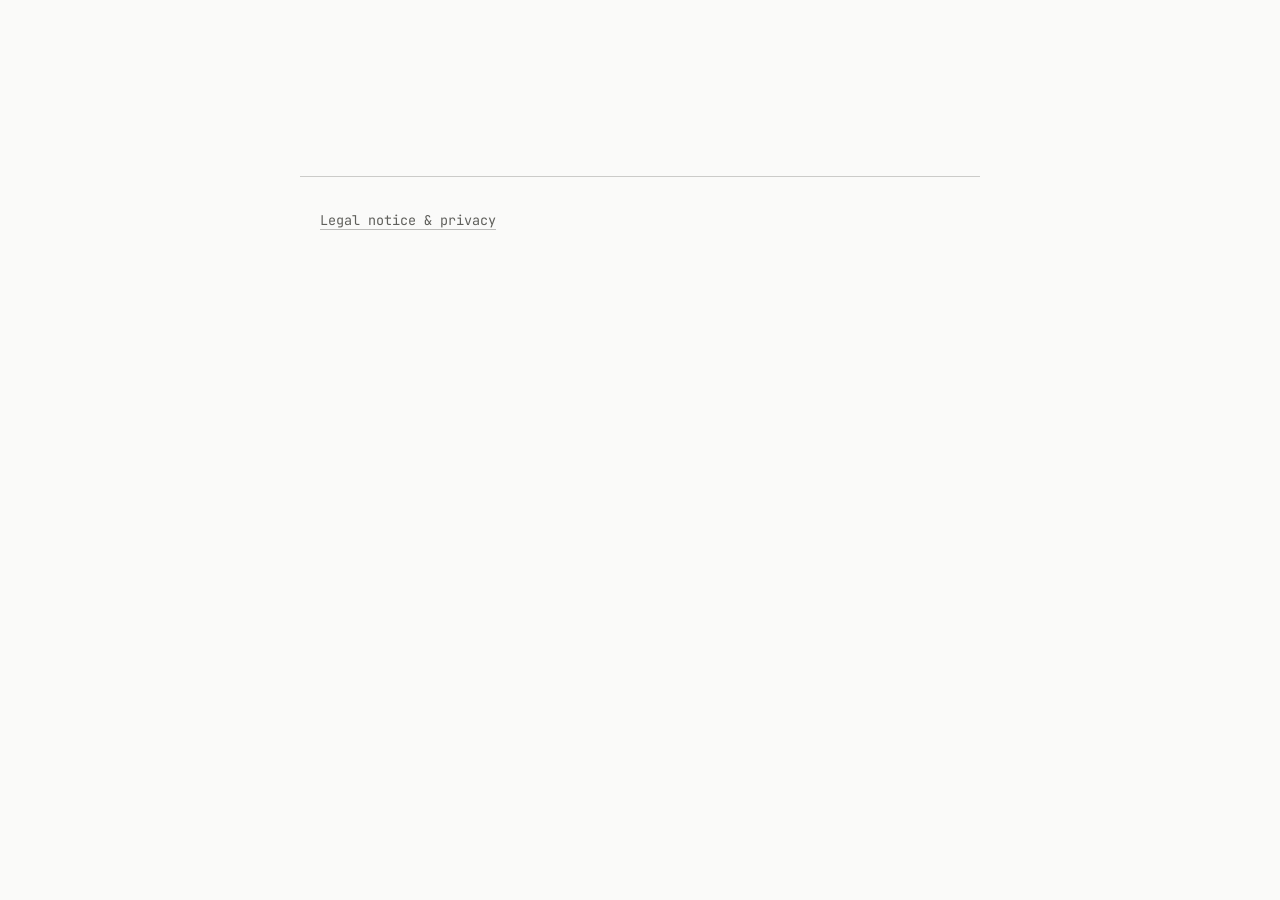
<file: site/index.html>
<!doctype html>
<html lang="en">
  <head>
    <meta charset="utf-8">
    <meta name="viewport" content="width=device-width, initial-scale=1">
    <title>Portfolio</title>
    <meta name="description" content="Personal portfolio: who I am, what I built, where to find me.">
    <link rel="icon" href="assets/favicon.svg" type="image/svg+xml">
    <link rel="stylesheet" href="assets/styles.css">
    <script type="module" src="assets/main.js"></script>
  </head>
  <body>
    <main>
      <header id="bio" class="section"></header>
      <section id="cv" class="section"></section>
      <section id="events" class="section"></section>
      <section id="links" class="section"></section>
      <section id="projects" class="section"></section>
      <section id="stats" class="section"></section>
      <section id="now" class="section"></section>
      <section id="certifications" class="section"></section>
      <section id="courses" class="section"></section>
    </main>
    <footer>
      <a href="privacy.html">Legal notice &amp; privacy</a>
      <div id="colophon"></div>
    </footer>
  </body>
</html>
</file>
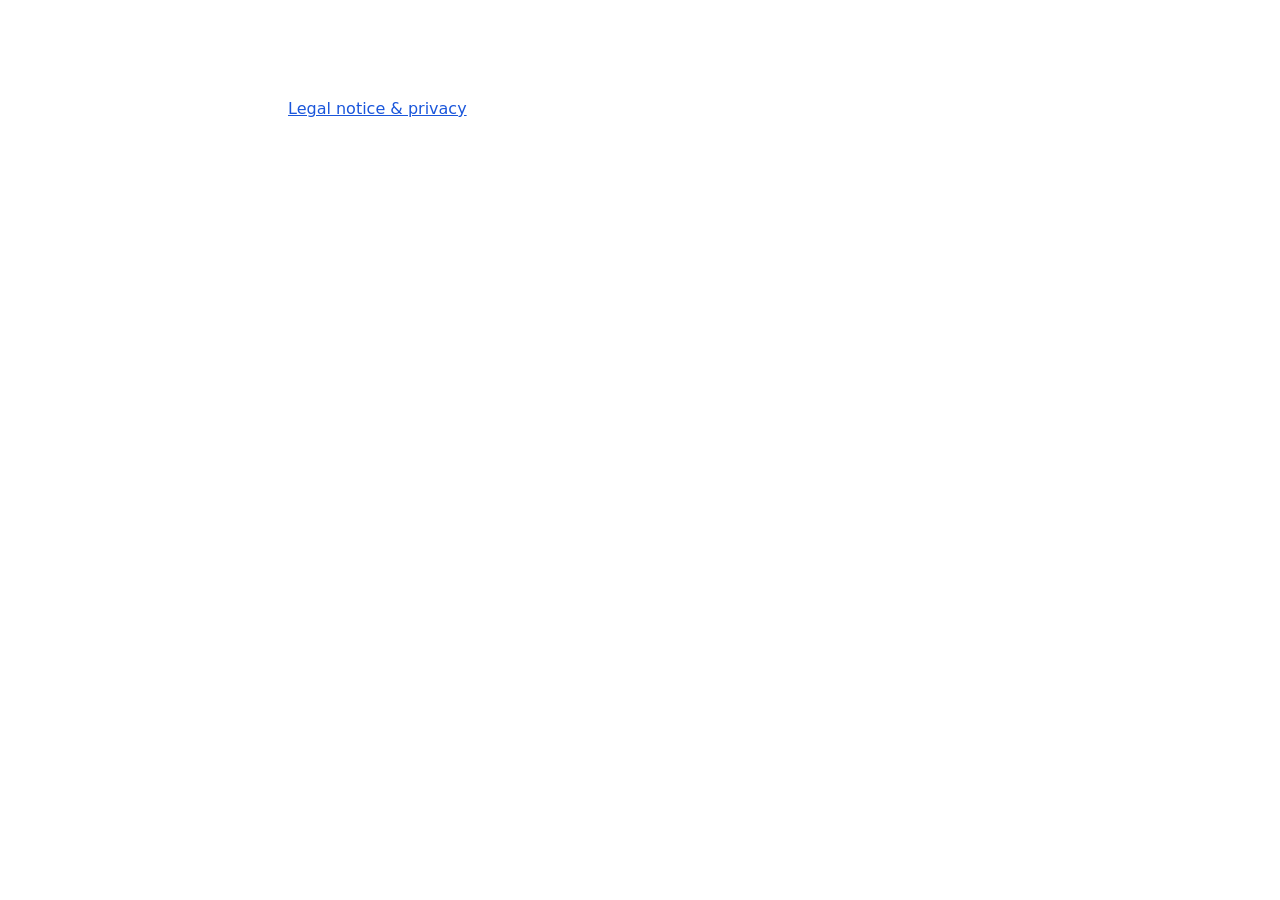
<file: checkpoints/analyst/site/index.html>
<!doctype html>
<html lang="en">
  <head>
    <meta charset="utf-8">
    <meta name="viewport" content="width=device-width, initial-scale=1">
    <title>Portfolio</title>
    <meta name="description" content="Personal portfolio: who I am, what I built, where to find me.">
    <link rel="icon" href="assets/favicon.svg" type="image/svg+xml">
    <link rel="stylesheet" href="assets/styles.css">
    <script type="module" src="assets/main.js"></script>
  </head>
  <body>
    <main>
      <header id="bio" class="section"></header>
      <section id="stats" class="section"></section>
      <section id="now" class="section"></section>
      <section id="projects" class="section"></section>
      <section id="events" class="section"></section>
      <section id="certifications" class="section"></section>
      <section id="courses" class="section"></section>
      <section id="links" class="section"></section>
      <section id="cv" class="section"></section>
    </main>
    <footer>
      <a href="privacy.html">Legal notice &amp; privacy</a>
      <div id="colophon"></div>
    </footer>
  </body>
</html>
</file>
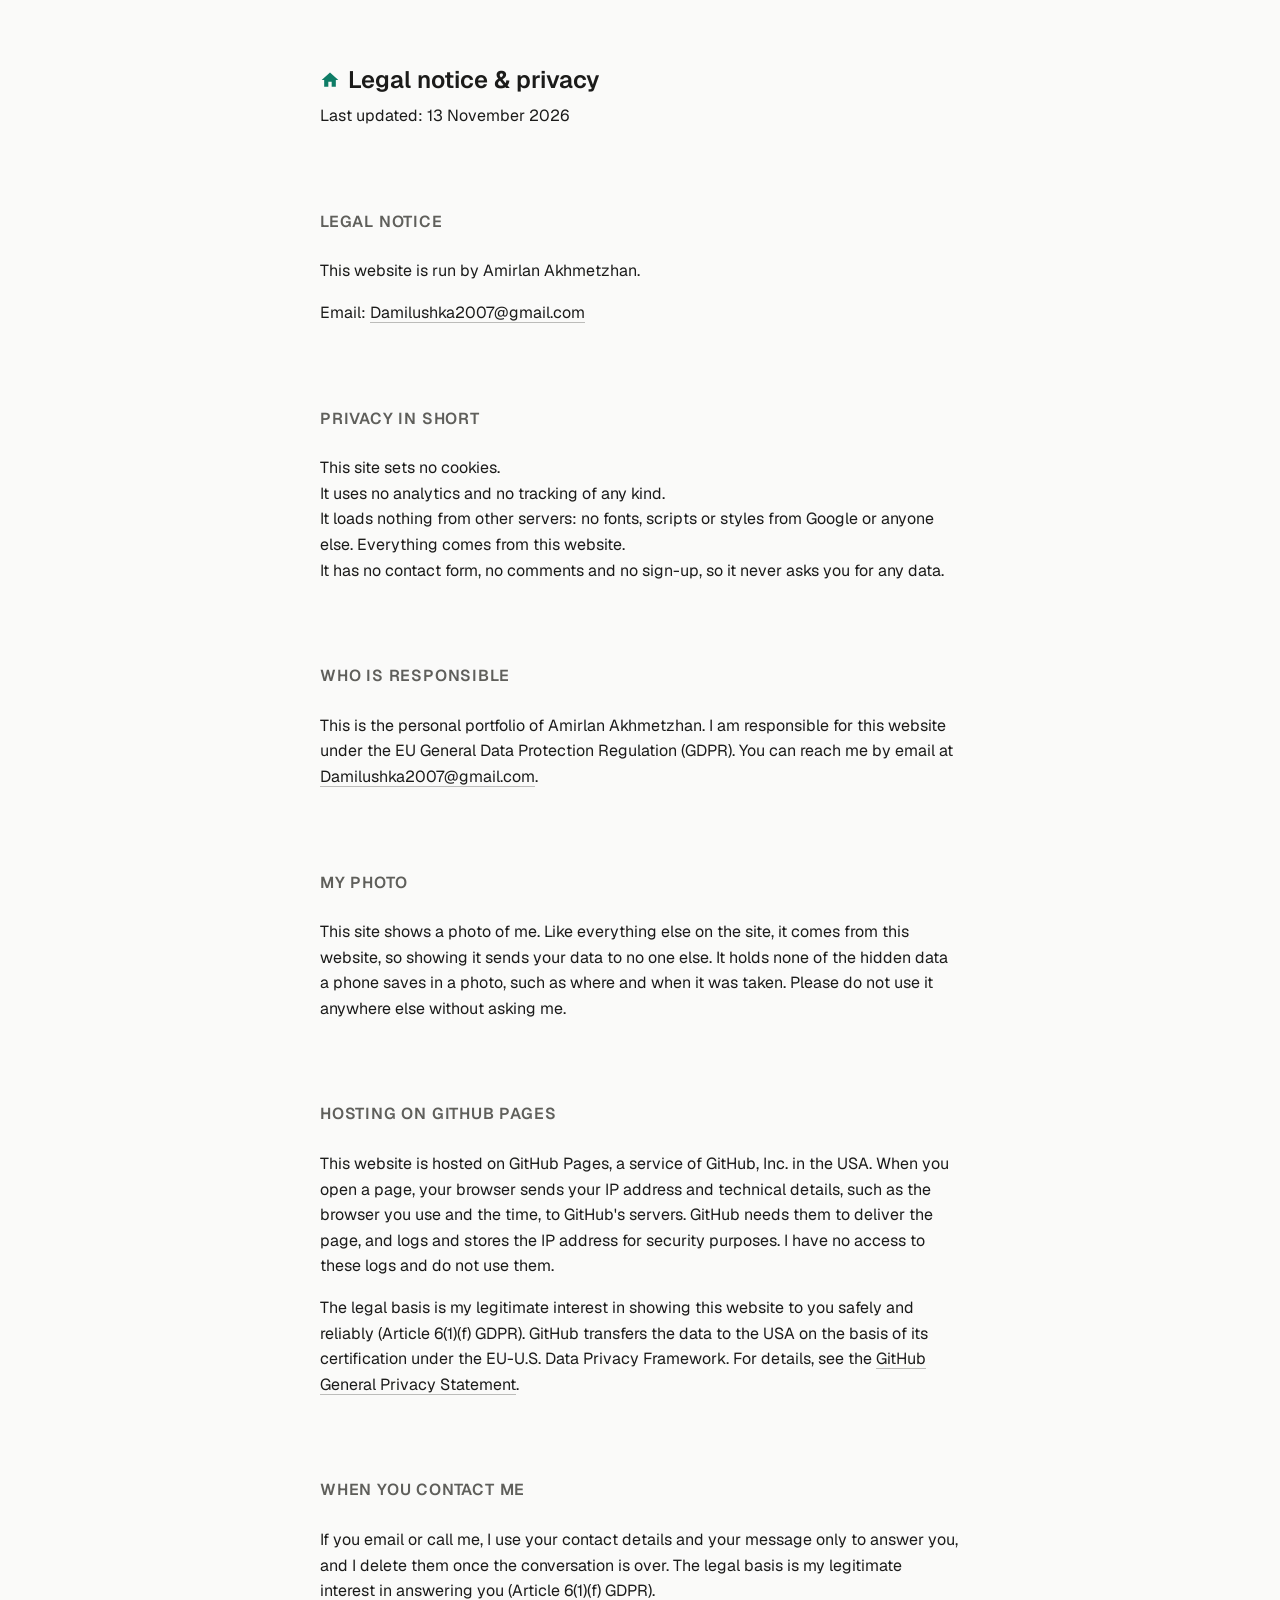
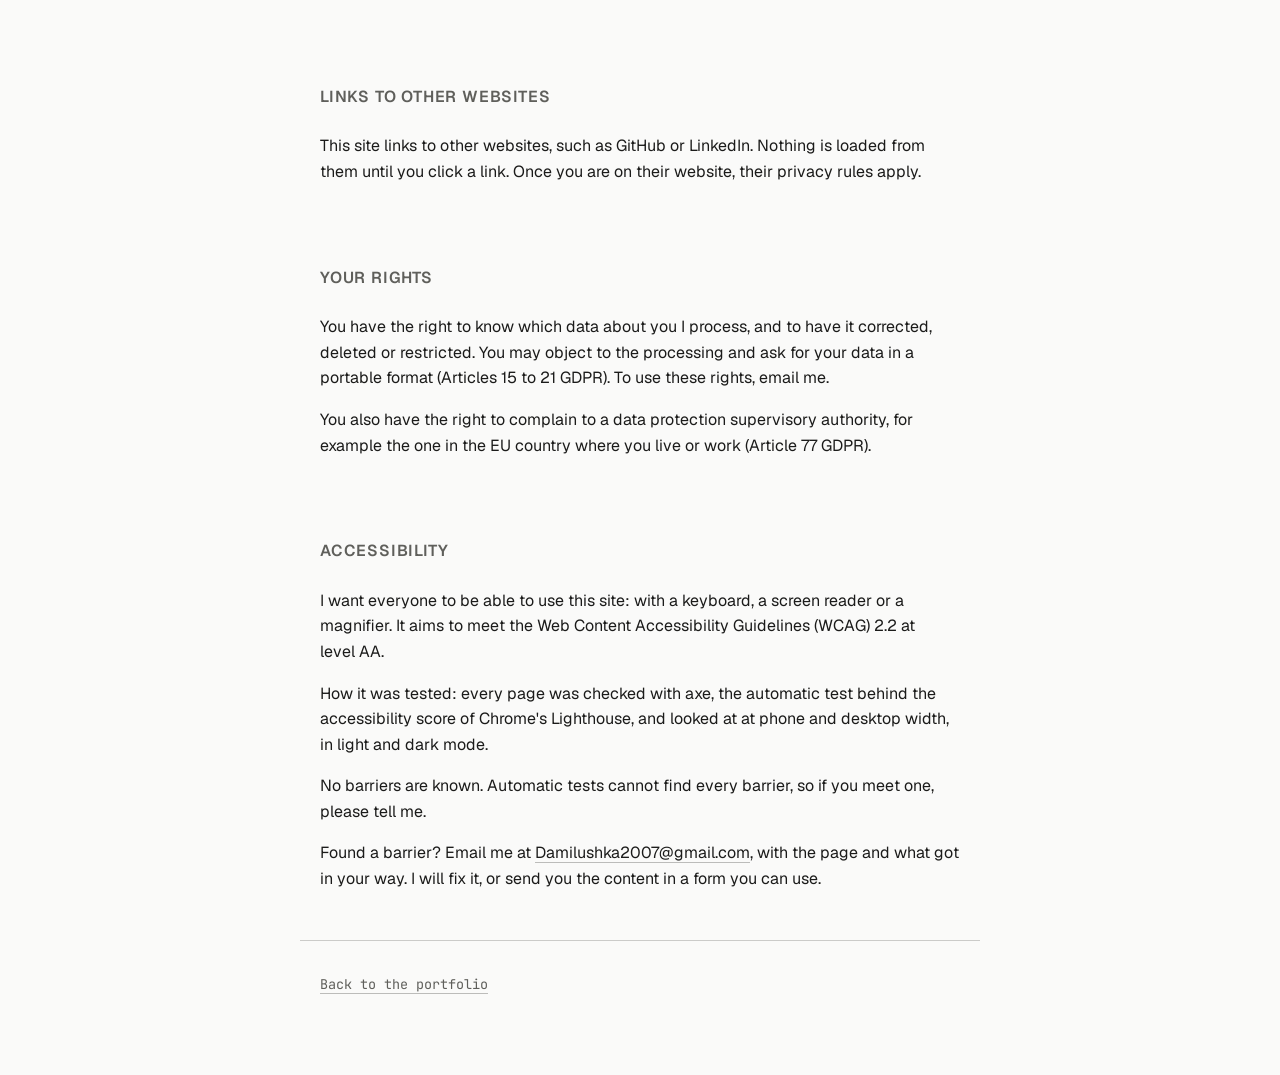
<file: site/privacy.html>
<!doctype html>
<html lang="en">
  <head>
    <meta charset="utf-8">
    <meta name="viewport" content="width=device-width, initial-scale=1">
    <title>Legal notice &amp; privacy · Amirlan Akhmetzhan</title>
    <meta name="description" content="Who runs this portfolio site, how it handles your data, and how accessible it is.">
    <link rel="icon" href="assets/favicon.svg" type="image/svg+xml">
    <link rel="stylesheet" href="assets/styles.css">
  </head>
  <body>
    <main>
      <header class="section">
        <h1>Legal notice &amp; privacy</h1>
        <p>Last updated: 13 November 2026</p>
      </header>

      <section class="section" id="legal-notice">
        <h2>Legal notice</h2>
        <p>This website is run by Amirlan Akhmetzhan.</p>
        <p>Email: <a href="mailto:Damilushka2007@gmail.com">Damilushka2007@gmail.com</a></p>
      </section>

      <section class="section" id="privacy">
        <h2>Privacy in short</h2>
        <ul>
          <li>This site sets no cookies.</li>
          <li>It uses no analytics and no tracking of any kind.</li>
          <li>It loads nothing from other servers: no fonts, scripts or styles from Google or anyone else. Everything comes from this website.</li>
          <li>It has no contact form, no comments and no sign-up, so it never asks you for any data.</li>
        </ul>
      </section>

      <section class="section">
        <h2>Who is responsible</h2>
        <p>This is the personal portfolio of Amirlan Akhmetzhan. I am responsible for this website under the EU General Data Protection Regulation (GDPR). You can reach me by email at <a href="mailto:Damilushka2007@gmail.com">Damilushka2007@gmail.com</a>.</p>
      </section>

      <section class="section">
        <h2>My photo</h2>
        <p>This site shows a photo of me. Like everything else on the site, it comes from this website, so showing it sends your data to no one else. It holds none of the hidden data a phone saves in a photo, such as where and when it was taken. Please do not use it anywhere else without asking me.</p>
      </section>

      <section class="section">
        <h2>Hosting on GitHub Pages</h2>
        <p>This website is hosted on GitHub Pages, a service of GitHub, Inc. in the USA. When you open a page, your browser sends your IP address and technical details, such as the browser you use and the time, to GitHub's servers. GitHub needs them to deliver the page, and logs and stores the IP address for security purposes. I have no access to these logs and do not use them.</p>
        <p>The legal basis is my legitimate interest in showing this website to you safely and reliably (Article 6(1)(f) GDPR). GitHub transfers the data to the USA on the basis of its certification under the EU-U.S. Data Privacy Framework. For details, see the <a href="https://docs.github.com/en/site-policy/privacy-policies/github-general-privacy-statement">GitHub General Privacy Statement</a>.</p>
      </section>

      <section class="section">
        <h2>When you contact me</h2>
        <p>If you email or call me, I use your contact details and your message only to answer you, and I delete them once the conversation is over. The legal basis is my legitimate interest in answering you (Article 6(1)(f) GDPR).</p>
      </section>

      <section class="section">
        <h2>Links to other websites</h2>
        <p>This site links to other websites, such as GitHub or LinkedIn. Nothing is loaded from them until you click a link. Once you are on their website, their privacy rules apply.</p>
      </section>

      <section class="section">
        <h2>Your rights</h2>
        <p>You have the right to know which data about you I process, and to have it corrected, deleted or restricted. You may object to the processing and ask for your data in a portable format (Articles 15 to 21 GDPR). To use these rights, email me.</p>
        <p>You also have the right to complain to a data protection supervisory authority, for example the one in the EU country where you live or work (Article 77 GDPR).</p>
      </section>

      <section class="section" id="accessibility">
        <h2>Accessibility</h2>
        <p>I want everyone to be able to use this site: with a keyboard, a screen reader or a magnifier. It aims to meet the Web Content Accessibility Guidelines (WCAG) 2.2 at level AA.</p>
        <p>How it was tested: every page was checked with axe, the automatic test behind the accessibility score of Chrome's Lighthouse, and looked at at phone and desktop width, in light and dark mode.</p>
        <p>No barriers are known. Automatic tests cannot find every barrier, so if you meet one, please tell me.</p>
        <p>Found a barrier? Email me at <a href="mailto:Damilushka2007@gmail.com">Damilushka2007@gmail.com</a>, with the page and what got in your way. I will fix it, or send you the content in a form you can use.</p>
      </section>
    </main>
    <footer>
      <a href="./">Back to the portfolio</a>
    </footer>
  </body>
</html>
</file>
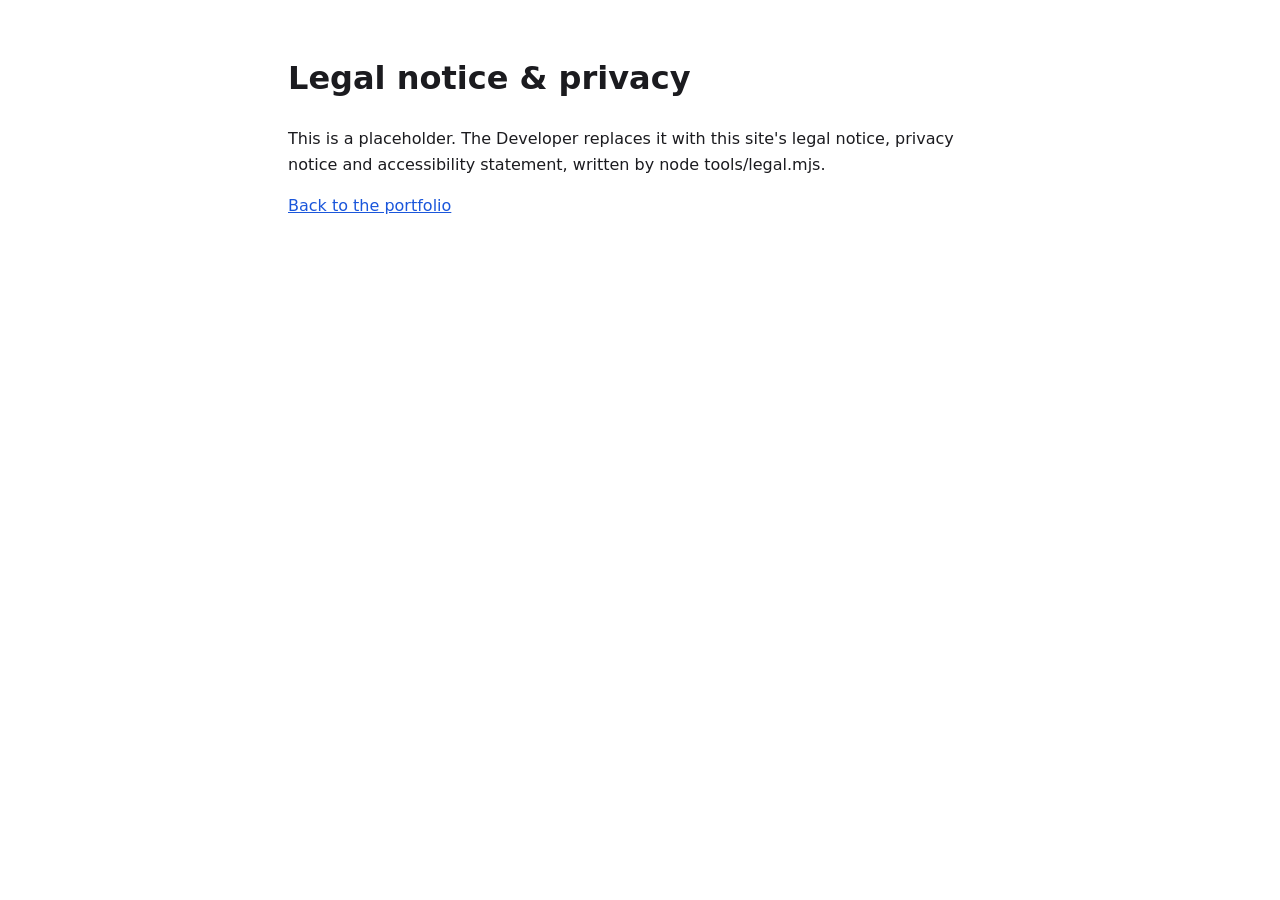
<file: checkpoints/analyst/site/privacy.html>
<!doctype html>
<html lang="en">
  <head>
    <meta charset="utf-8">
    <meta name="viewport" content="width=device-width, initial-scale=1">
    <title>Legal notice &amp; privacy</title>
    <link rel="icon" href="assets/favicon.svg" type="image/svg+xml">
    <link rel="stylesheet" href="assets/styles.css">
  </head>
  <body>
    <main data-placeholder="legal">
      <h1>Legal notice &amp; privacy</h1>
      <p>This is a placeholder. The Developer replaces it with this site's legal notice, privacy notice and accessibility statement, written by node tools/legal.mjs.</p>
      <p><a href="./">Back to the portfolio</a></p>
    </main>
  </body>
</html>
</file>
<file: site/assets/styles.css>
/* Geist 1.800, SIL Open Font License 1.1: fonts/geist/OFL.txt */
@font-face {
  font-family: "Geist";
  font-style: normal;
  font-weight: 100 900;
  font-display: swap;
  src: url("fonts/geist/geist-latin-wght-normal.woff2") format("woff2");
}

/* JetBrains Mono 2.211, SIL Open Font License 1.1: fonts/jetbrains-mono/OFL.txt */
@font-face {
  font-family: "JetBrains Mono";
  font-style: normal;
  font-weight: 100 800;
  font-display: swap;
  src: url("fonts/jetbrains-mono/jetbrains-mono-latin-wght-normal.woff2") format("woff2");
}

:root {
  color-scheme: light dark;
  --background: light-dark(#fafaf9, #111211);
  --surface: light-dark(#f1f1ef, #1b1c1b);
  --text: light-dark(#1b1b1a, #ececea);
  --muted: light-dark(#5f5f5b, #a1a19c);
  --accent: light-dark(#0e7c66, #4fd1ae);
  --on-accent: light-dark(#ffffff, #111211);

  accent-color: var(--accent);
}

body {
  margin: 0;
  background-color: var(--background);
  color: var(--text);
  font-family: "Geist", system-ui, sans-serif;
  font-size: 1rem;
  line-height: 1.6;
  font-size-adjust: from-font;
}

main,
footer {
  max-inline-size: 40rem;
  margin-inline: auto;
  padding-inline: 1.25rem;
}

main {
  padding-block: 4rem 2rem;
}

footer {
  padding-block: 2rem 5rem;
  border-block-start: 1px solid color-mix(in srgb, var(--muted) 30%, transparent);
  font-family: "JetBrains Mono", ui-monospace, Menlo, Consolas, monospace;
  font-size: 0.875rem;
  color: var(--muted);
}

/* Spacing between sections */
.section + .section {
  margin-block-start: 5rem;
}

/* Typography */
h1, h2, h3, h4 {
  font-family: "Geist", system-ui, sans-serif;
  font-weight: 600;
  color: var(--text);
  margin-block-start: 0;
  text-wrap: balance;
}

h1 {
  font-size: 1.5rem;
  line-height: 1.3;
  margin-block-end: 0.5rem;
  display: flex;
  align-items: center;
  gap: 0.5rem;
}

/* Personal detail: a small minimalist home icon next to the name/location header */
h1::before {
  content: "";
  display: inline-block;
  inline-size: 1.25rem;
  block-size: 1.25rem;
  background-color: var(--accent);
  mask-image: url('data:image/svg+xml,<svg xmlns="http://www.w3.org/2000/svg" viewBox="0 0 24 24"><path d="M10 20v-6h4v6h5v-8h3L12 3 2 12h3v8z"/></svg>');
  mask-size: contain;
  mask-repeat: no-repeat;
  mask-position: center;
  flex-shrink: 0;
}

h2 {
  font-size: 1rem;
  color: var(--muted);
  text-transform: uppercase;
  letter-spacing: 0.05em;
  margin-block-end: 1.5rem;
}

h3 {
  font-size: 1rem;
  margin-block-end: 0.5rem;
}

h4 {
  font-size: 1rem;
  font-weight: 600;
  margin-block-end: 0.25rem;
}

p {
  margin-block: 0 1rem;
  text-wrap: pretty;
}

.headline {
  color: var(--muted);
  font-size: 1.125rem;
  margin-block-end: 1rem;
}

.pitch {
  font-weight: 500;
  color: var(--text);
  margin-block-end: 1.5rem;
}

.availability {
  font-size: 0.9375rem;
  color: var(--muted);
  margin-block-end: 1.5rem;
}

.availability a {
  display: inline-block;
  padding: 0.25rem 0.625rem;
  background-color: var(--accent);
  color: var(--on-accent);
  text-decoration: none;
  border-radius: 0.375rem;
  font-weight: 500;
  margin-inline-start: 0.5rem;
}

.availability a:hover {
  filter: brightness(1.1);
  text-decoration: none;
}

.period,
.dates,
time,
.credential-id,
.fact-label {
  font-family: "JetBrains Mono", ui-monospace, Menlo, Consolas, monospace;
  font-size: 0.875rem;
  color: var(--muted);
}

.photo {
  border-radius: 50%;
  inline-size: 4rem;
  block-size: 4rem;
  object-fit: cover;
  margin-block-end: 1.5rem;
  display: block;
}

/* Links */
a {
  color: var(--text);
  text-decoration: underline;
  text-decoration-color: color-mix(in srgb, var(--muted) 40%, transparent);
  text-underline-offset: 0.25em;
  transition: color 150ms ease-out, text-decoration-color 150ms ease-out;
}

a:hover {
  color: var(--accent);
  text-decoration-color: var(--accent);
}

:focus-visible {
  outline: 2px solid var(--accent);
  outline-offset: 2px;
}

/* Lists styling */
ul {
  padding: 0;
  margin: 0;
  list-style: none;
}

.facts {
  display: flex;
  flex-direction: column;
  gap: 0.375rem;
  margin-block-end: 1.5rem;
  font-family: "JetBrains Mono", ui-monospace, Menlo, Consolas, monospace;
  font-size: 0.875rem;
  color: var(--muted);
}

.highlights {
  margin-block-end: 1.5rem;
}

.highlights li {
  margin-block-end: 0.5rem;
}

/* Projects & items */
.projects {
  display: flex;
  flex-direction: column;
  gap: 1.5rem;
}

.project {
  padding-block-end: 1.5rem;
  border-block-end: 1px solid color-mix(in srgb, var(--muted) 30%, transparent);
}

.project:last-child {
  border-block-end: none;
  padding-block-end: 0;
}

.project-links {
  display: flex;
  gap: 1rem;
  margin-block-start: 0.75rem;
  font-size: 0.875rem;
}

/* CV section */
.cv-list {
  display: flex;
  flex-direction: column;
  gap: 1.25rem;
  margin-block-end: 2rem;
}

.cv-list li {
  padding-block-end: 1.25rem;
  border-block-end: 1px solid color-mix(in srgb, var(--muted) 20%, transparent);
}

.cv-list li:last-child {
  border-block-end: none;
  padding-block-end: 0;
}

/* Skills: a plain list in the muted colour, separated by middle dots */
.skills {
  display: flex;
  flex-wrap: wrap;
  gap: 0.5rem;
  color: var(--muted);
}

.skills li {
  display: inline-flex;
  align-items: center;
}

.skills li:not(:last-child)::after {
  content: "·";
  margin-inline-start: 0.5rem;
  color: color-mix(in srgb, var(--muted) 40%, transparent);
}

/* Events */
.events {
  display: flex;
  flex-direction: column;
  gap: 1.5rem;
}

.event {
  padding-block-end: 1.5rem;
  border-block-end: 1px solid color-mix(in srgb, var(--muted) 30%, transparent);
}

.event:last-child {
  border-block-end: none;
  padding-block-end: 0;
}

.event-badge {
  font-size: 1rem;
  font-weight: 600;
  display: flex;
  align-items: baseline;
  gap: 0.5rem;
  margin-block-end: 0.25rem;
}

.event-badge .role,
.session-badge .type {
  font-family: "JetBrains Mono", ui-monospace, Menlo, Consolas, monospace;
  font-size: 0.75rem;
  text-transform: uppercase;
  color: var(--muted);
  border: 1px solid color-mix(in srgb, var(--muted) 30%, transparent);
  padding: 0.125rem 0.375rem;
  border-radius: 0.25rem;
}

.sessions {
  margin-block-start: 0.75rem;
  display: flex;
  flex-direction: column;
  gap: 0.5rem;
}

.session-badge {
  display: inline-flex;
  align-items: center;
  gap: 0.5rem;
}

/* Links */
.links {
  display: flex;
  flex-direction: column;
  gap: 0.75rem;
}

.links li a {
  display: inline-block;
}

/* Footer & Colophon */
footer a {
  color: var(--muted);
}

footer a:hover {
  color: var(--accent);
}

#colophon {
  margin-block-start: 1rem;
  line-height: 1.5;
}

/* Signature: Staggered entrance on load */
@keyframes bio-settle {
  from {
    translate: 0 0.75rem;
  }
  to {
    translate: 0 0;
  }
}

@media (prefers-reduced-motion: no-preference) {
  #bio > * {
    --stagger-time: 60ms;
    animation: bio-settle 250ms ease-out both;
    animation-delay: calc(var(--sibling-index, 1) * var(--stagger-time));
    animation-delay: calc(sibling-index() * var(--stagger-time));
  }
}
</file>
<file: checkpoints/analyst/site/assets/styles.css>
/* Plain starting styles. The Developer role replaces them with the design brief. */
:root {
  color-scheme: light dark;
  --text: light-dark(#1b1b1f, #ececf1);
  --muted: light-dark(#5a5a66, #a8a8b3);
  --background: light-dark(#ffffff, #121216);
  --accent: light-dark(#1a56db, #8fb2ff);
  font-family: system-ui, sans-serif;
  line-height: 1.6;
  color: var(--text);
  background: var(--background);
}

body {
  margin: 0;
}

main,
footer {
  max-width: 44rem;
  margin-inline: auto;
  padding: 2rem 1.25rem;
}

a {
  color: var(--accent);
}

.headline,
.period {
  color: var(--muted);
}

.projects,
.links,
.cv-list {
  list-style: none;
  padding: 0;
}

.project,
.cv-list li {
  margin-block-end: 1.5rem;
}

.project-links,
.links,
.skills {
  display: flex;
  flex-wrap: wrap;
  gap: 1rem;
}

.skills {
  padding: 0;
  list-style: none;
}

.photo {
  border-radius: 50%;
}

.role,
.type {
  color: var(--muted);
}

.project-image {
  max-width: 100%;
  height: auto;
}
</file>
